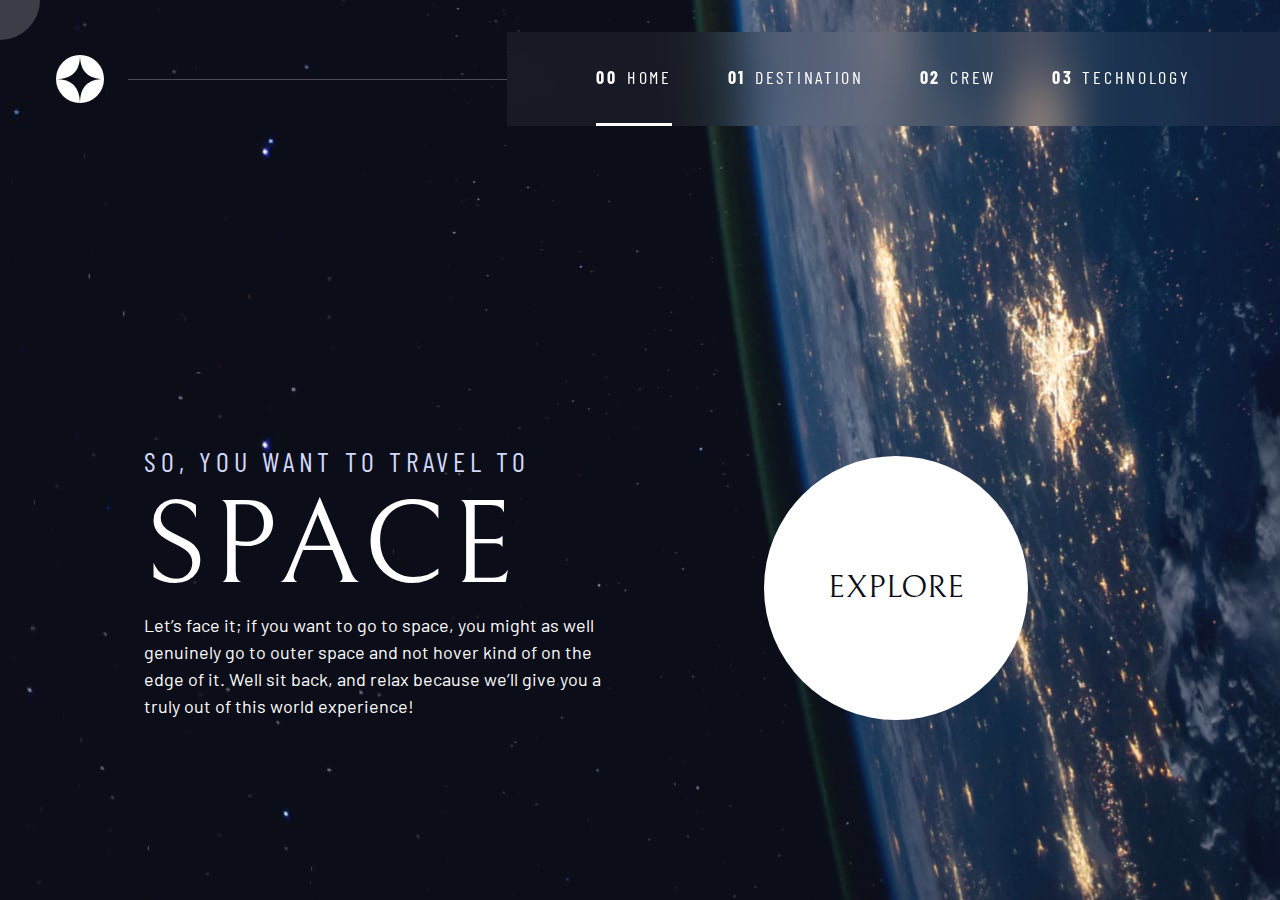
<file: index.html>
<!DOCTYPE html>
<html lang="en">
  <head>
    <meta charset="UTF-8" />
    <meta name="viewport" content="width=device-width, initial-scale=1.0" />

    <link
      rel="icon"
      type="image/png"
      sizes="32x32"
      href="./assets/favicon-32x32.png"
    />
    <link rel="preconnect" href="https://fonts.googleapis.com" />
    <link rel="preconnect" href="https://fonts.gstatic.com" crossorigin />
    <link
      href="https://fonts.googleapis.com/css2?family=Barlow+Condensed:wght@400;700&family=Bellefair&family=Barlow:wght@400;700&display=swap"
      rel="stylesheet"
    />

    <link rel="stylesheet" href="index.css" />
    <title>Space tourism website</title>
    <script src="navigation.js" defer></script>
    <script src="cursor.js" defer></script>
  </head>
  <body class="home">
    <a class="skip-to-content" href="#main">Skip to content</a>
    <header class="primary-header flex">
      <div>
        <img
          src="./assets/shared/logo.svg"
          alt="space tourism logo"
          class="logo"
        />
      </div>
      <button class="mobile-nav-toggle" aria-controls="primary-navigation">
        <span class="sr-only" aria-expanded="false">Menu</span>
      </button>
      <nav>
        <ul
          id="primary-navigation"
          data-visible="false"
          class="primary-navigation underline-indicators flex"
        >
          <li class="active">
            <a
              class="ff-sans-cond uppercase text-white letter-spacing-2"
              href="index.html"
              ><span aria-hidden="true">00</span>Home</a
            >
          </li>
          <li>
            <a
              class="ff-sans-cond uppercase text-white letter-spacing-2"
              href="destination.html"
              ><span aria-hidden="true">01</span>Destination</a
            >
          </li>
          <li>
            <a
              class="ff-sans-cond uppercase text-white letter-spacing-2"
              href="crew.html"
              ><span aria-hidden="true">02</span>Crew</a
            >
          </li>
          <li>
            <a
              class="ff-sans-cond uppercase text-white letter-spacing-2"
              href="technology.html"
              ><span aria-hidden="true">03</span>Technology</a
            >
          </li>
        </ul>
      </nav>
    </header>

    <main id="main" class="grid-container grid-container--home">
      <div>
        <h1 class="text-accent fs-500 ff-sans-cond uppercase letter-spacing-1">
          So, you want to travel to
          <span class="d-block fs-900 ff-serif text-white">Space</span>
        </h1>

        <p>
          Let’s face it; if you want to go to space, you might as well genuinely
          go to outer space and not hover kind of on the edge of it. Well sit
          back, and relax because we’ll give you a truly out of this world
          experience!
        </p>
      </div>
      <div>
        <a
          href="destination.html"
          class="large-button uppercase ff-serif text-dark bg-white"
          >Explore</a
        >
      </div>
    </main>
    <div class="circle"></div>
  </body>
</html>
</file>
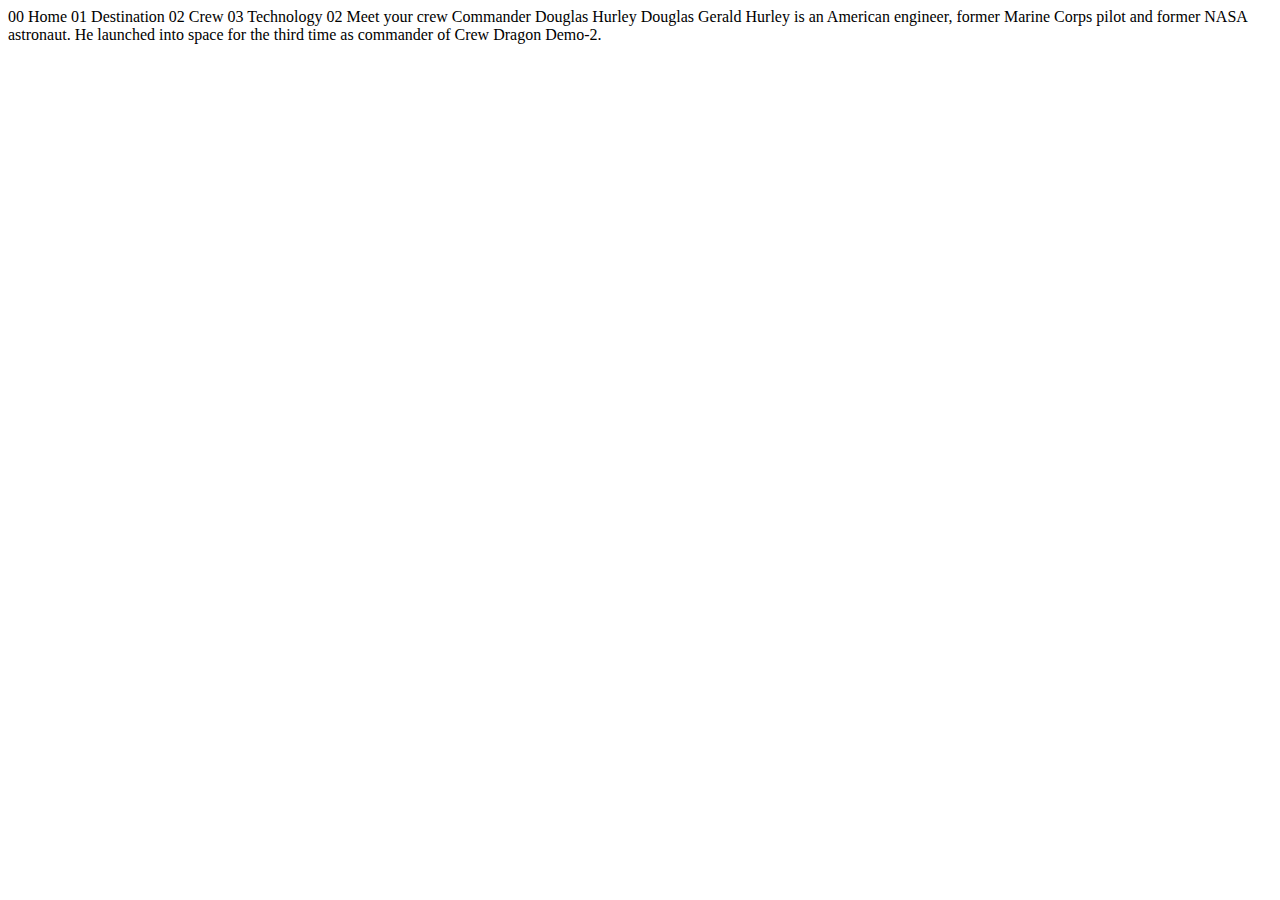
<file: crew-commander.html>
<!DOCTYPE html>
<html lang="en">
<head>
  <meta charset="UTF-8">
  <meta name="viewport" content="width=device-width, initial-scale=1.0">

  <link rel="icon" type="image/png" sizes="32x32" href="./assets/favicon-32x32.png">
  
  <title>Frontend Mentor | Space tourism website</title>
</head>
<body>

  00 Home
  01 Destination
  02 Crew
  03 Technology

  02 Meet your crew

  Commander
  Douglas Hurley

  Douglas Gerald Hurley is an American engineer, former Marine Corps pilot 
  and former NASA astronaut. He launched into space for the third time as 
  commander of Crew Dragon Demo-2.
</body>
</html>
</file>
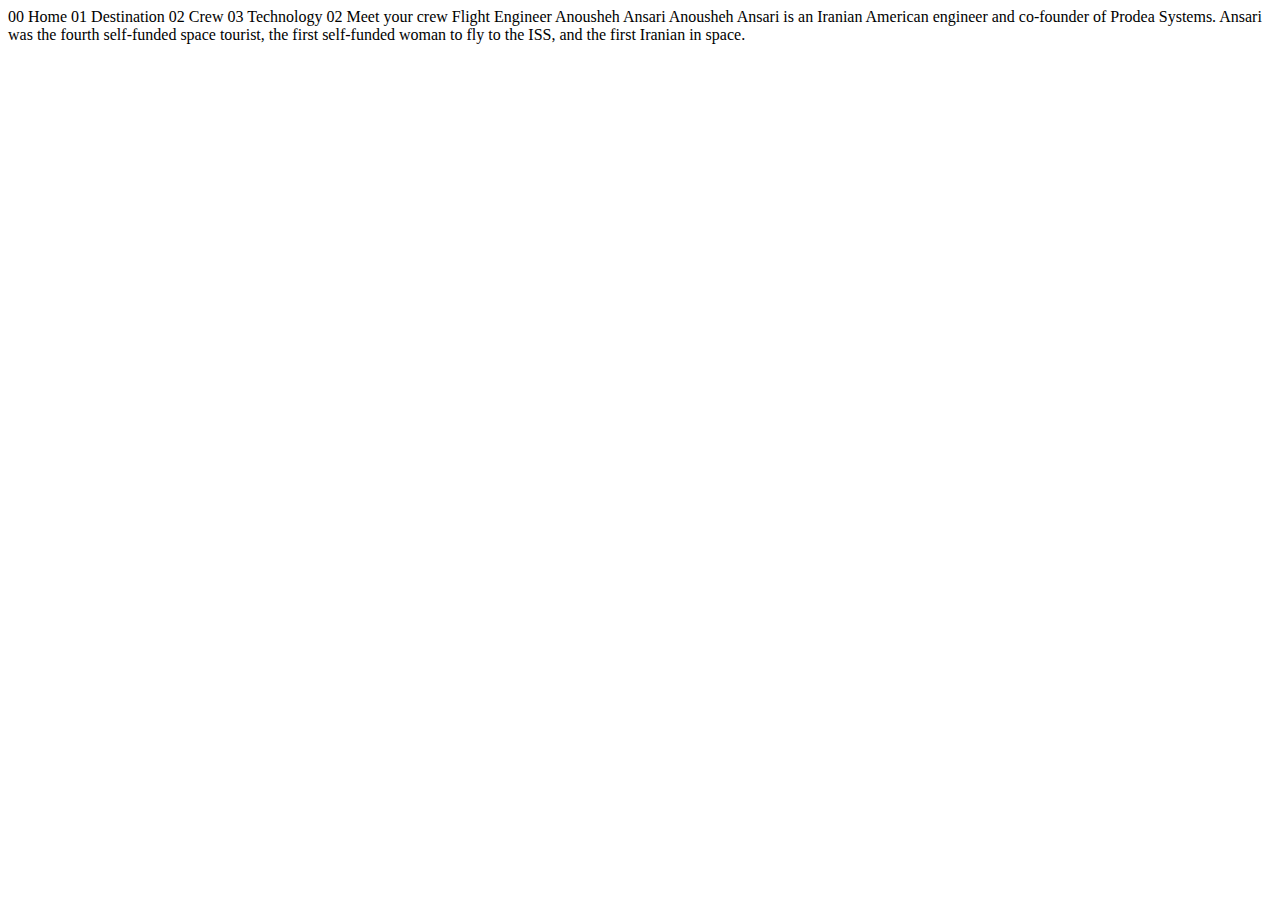
<file: crew-engineer.html>
<!DOCTYPE html>
<html lang="en">
<head>
  <meta charset="UTF-8">
  <meta name="viewport" content="width=device-width, initial-scale=1.0">

  <link rel="icon" type="image/png" sizes="32x32" href="./assets/favicon-32x32.png">
  
  <title>Frontend Mentor | Space tourism website</title>
</head>
<body>

  00 Home
  01 Destination
  02 Crew
  03 Technology

  02 Meet your crew

  Flight Engineer
  Anousheh Ansari

  Anousheh Ansari is an Iranian American engineer and co-founder of Prodea Systems. 
  Ansari was the fourth self-funded space tourist, the first self-funded woman to 
  fly to the ISS, and the first Iranian in space. 
</body>
</html>
</file>
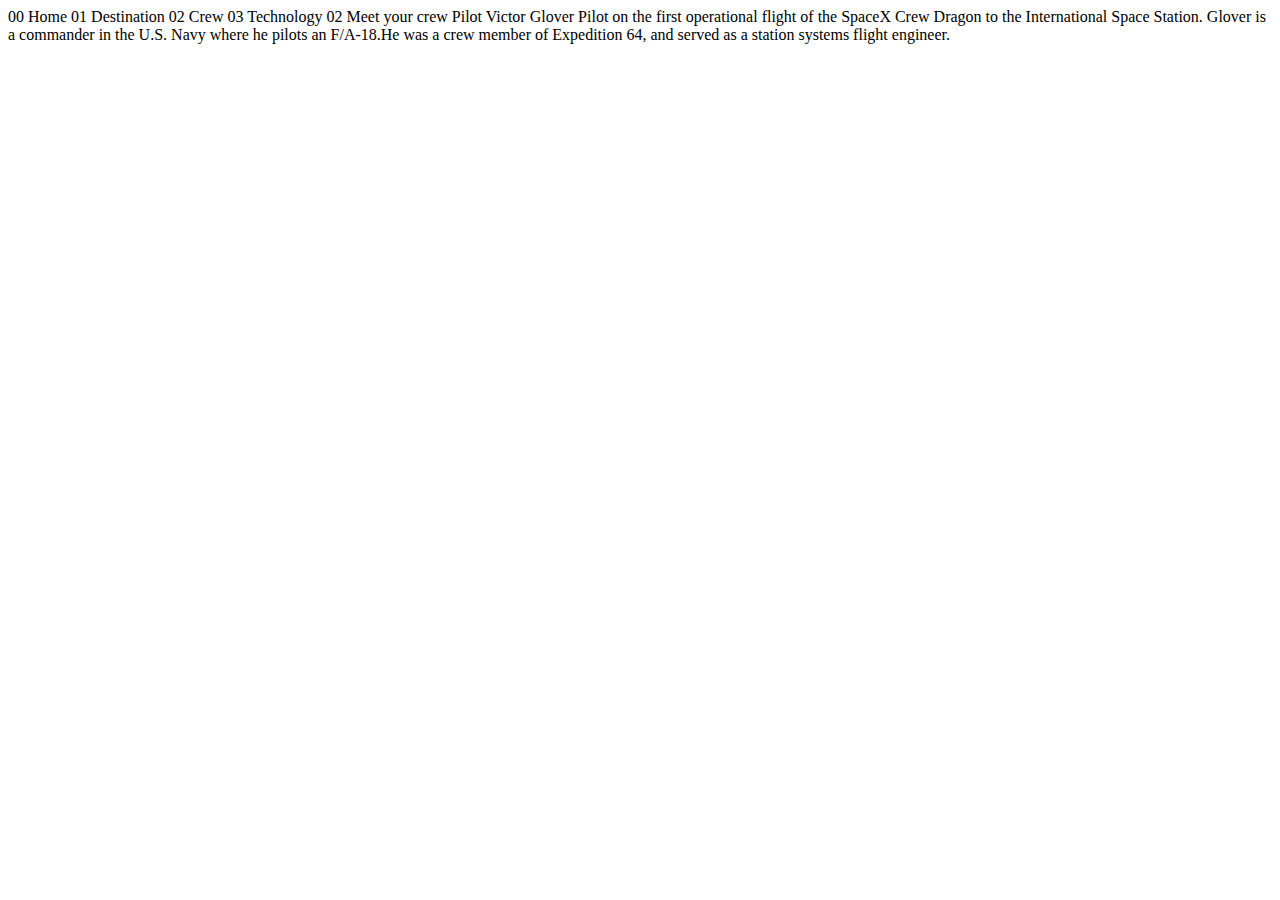
<file: crew-pilot.html>
<!DOCTYPE html>
<html lang="en">
<head>
  <meta charset="UTF-8">
  <meta name="viewport" content="width=device-width, initial-scale=1.0">

  <link rel="icon" type="image/png" sizes="32x32" href="./assets/favicon-32x32.png">
  
  <title>Frontend Mentor | Space tourism website</title>
</head>
<body>

  00 Home
  01 Destination
  02 Crew
  03 Technology

  02 Meet your crew

  Pilot
  Victor Glover

  Pilot on the first operational flight of the SpaceX Crew Dragon to the 
  International Space Station. Glover is a commander in the U.S. Navy where 
  he pilots an F/A-18.He was a crew member of Expedition 64, and served as a 
  station systems flight engineer. 
</body>
</html>
</file>
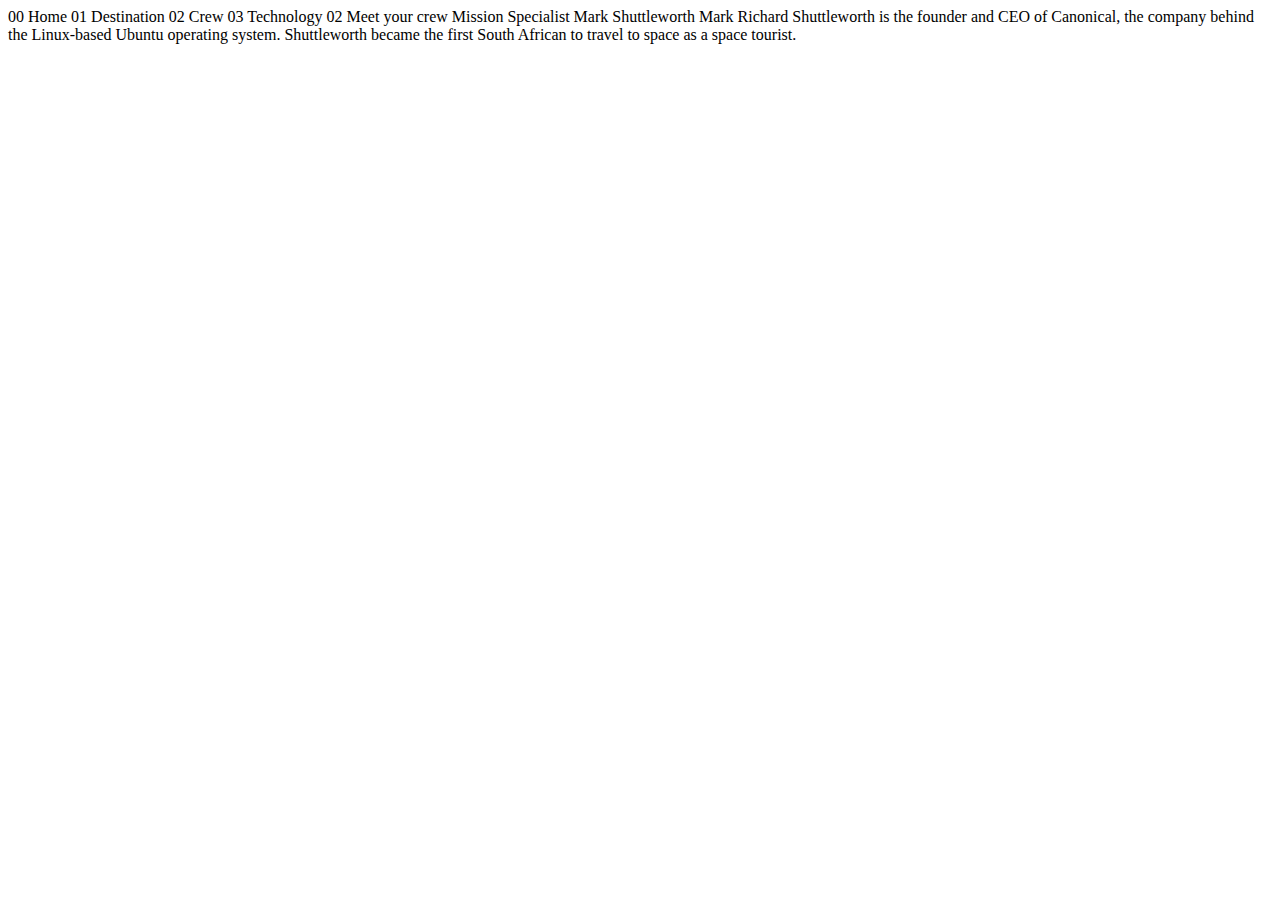
<file: crew-specialist.html>
<!DOCTYPE html>
<html lang="en">
<head>
  <meta charset="UTF-8">
  <meta name="viewport" content="width=device-width, initial-scale=1.0">

  <link rel="icon" type="image/png" sizes="32x32" href="./assets/favicon-32x32.png">
  
  <title>Frontend Mentor | Space tourism website</title>
</head>
<body>

  00 Home
  01 Destination
  02 Crew
  03 Technology

  02 Meet your crew

  Mission Specialist
  Mark Shuttleworth

  Mark Richard Shuttleworth is the founder and CEO of Canonical, the company behind 
  the Linux-based Ubuntu operating system. Shuttleworth became the first South 
  African to travel to space as a space tourist.
</body>
</html>
</file>
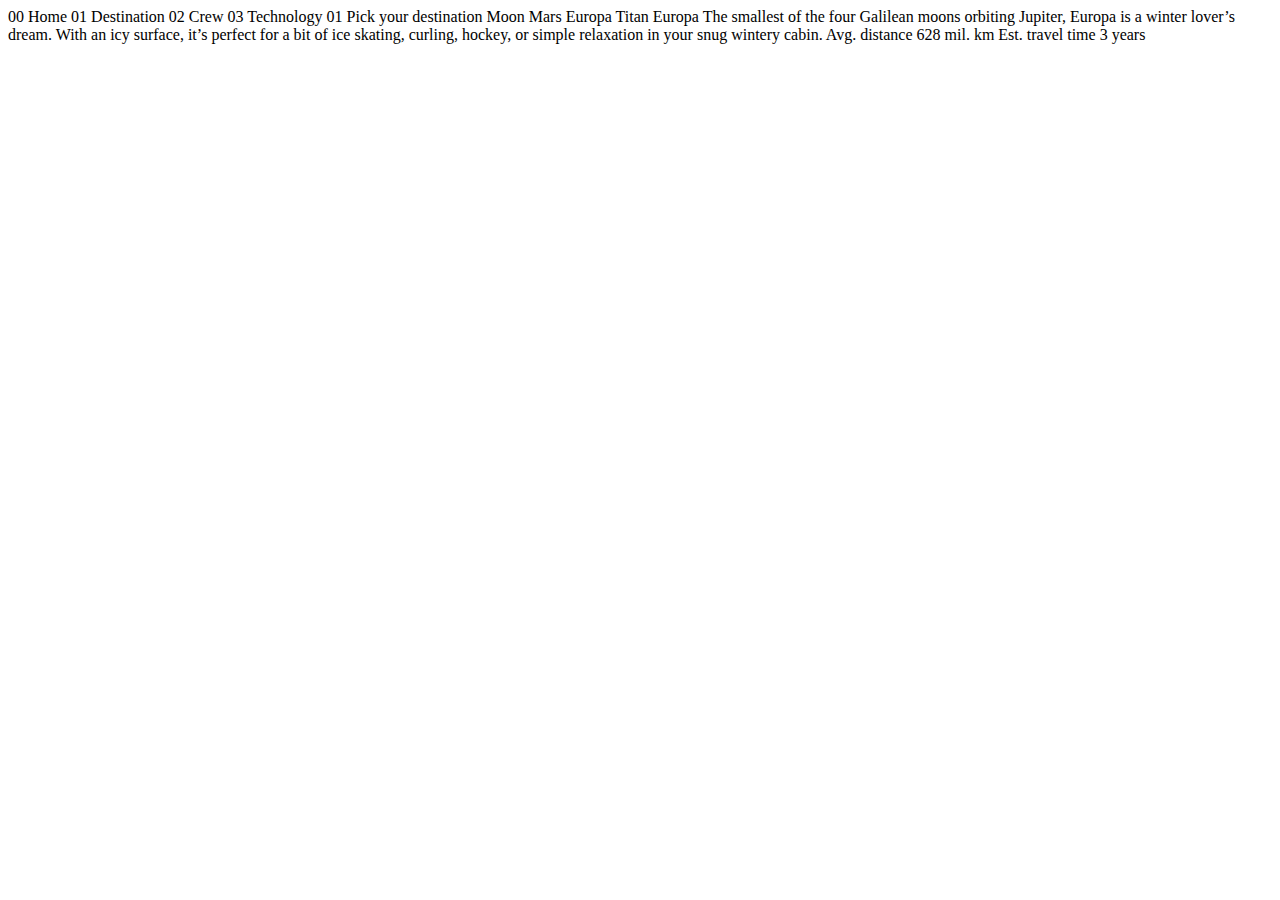
<file: destination-europa.html>
<!DOCTYPE html>
<html lang="en">
<head>
  <meta charset="UTF-8">
  <meta name="viewport" content="width=device-width, initial-scale=1.0">

  <link rel="icon" type="image/png" sizes="32x32" href="./assets/favicon-32x32.png">
  
  <title>Frontend Mentor | Space tourism website</title>
</head>
<body>

  00 Home
  01 Destination
  02 Crew
  03 Technology

  01 Pick your destination

  Moon
  Mars
  Europa
  Titan

  Europa

  The smallest of the four Galilean moons orbiting Jupiter, Europa is a 
  winter lover’s dream. With an icy surface, it’s perfect for a bit of 
  ice skating, curling, hockey, or simple relaxation in your snug 
  wintery cabin.

  Avg. distance
  628 mil. km

  Est. travel time
  3 years
</body>
</html>
</file>
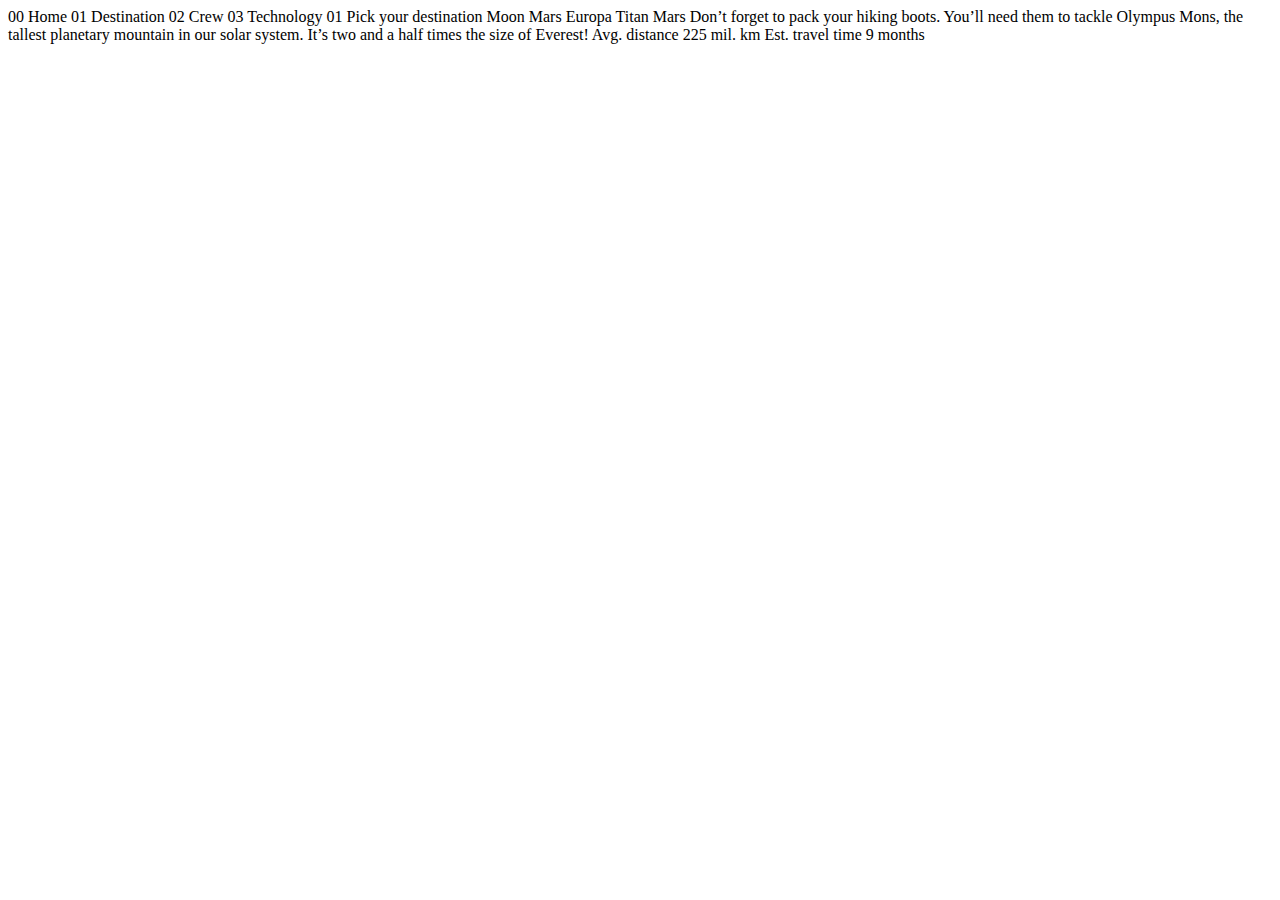
<file: destination-mars.html>
<!DOCTYPE html>
<html lang="en">
<head>
  <meta charset="UTF-8">
  <meta name="viewport" content="width=device-width, initial-scale=1.0">

  <link rel="icon" type="image/png" sizes="32x32" href="./assets/favicon-32x32.png">
  
  <title>Frontend Mentor | Space tourism website</title>
</head>
<body>

  00 Home
  01 Destination
  02 Crew
  03 Technology

  01 Pick your destination

  Moon
  Mars
  Europa
  Titan

  Mars

  Don’t forget to pack your hiking boots. You’ll need them to tackle Olympus Mons, 
  the tallest planetary mountain in our solar system. It’s two and a half times 
  the size of Everest!

  Avg. distance
  225 mil. km

  Est. travel time
  9 months
</body>
</html>
</file>
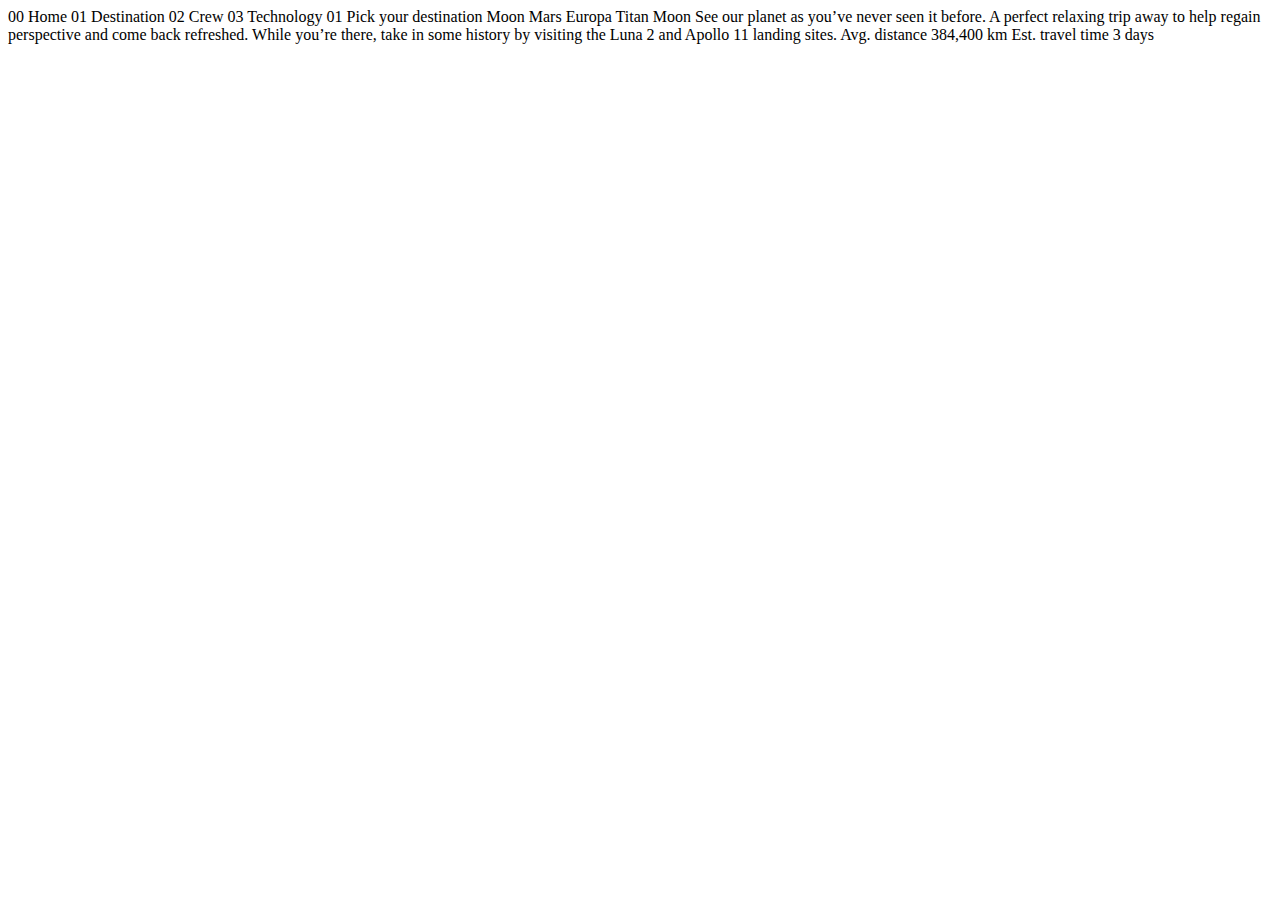
<file: destination-moon.html>
<!DOCTYPE html>
<html lang="en">
<head>
  <meta charset="UTF-8">
  <meta name="viewport" content="width=device-width, initial-scale=1.0">

  <link rel="icon" type="image/png" sizes="32x32" href="./assets/favicon-32x32.png">
  
  <title>Frontend Mentor | Space tourism website</title>
</head>
<body>

  00 Home
  01 Destination
  02 Crew
  03 Technology

  01 Pick your destination

  Moon
  Mars
  Europa
  Titan

  Moon

  See our planet as you’ve never seen it before. A perfect relaxing trip away to help 
  regain perspective and come back refreshed. While you’re there, take in some history 
  by visiting the Luna 2 and Apollo 11 landing sites.

  Avg. distance
  384,400 km

  Est. travel time
  3 days
</body>
</html>
</file>
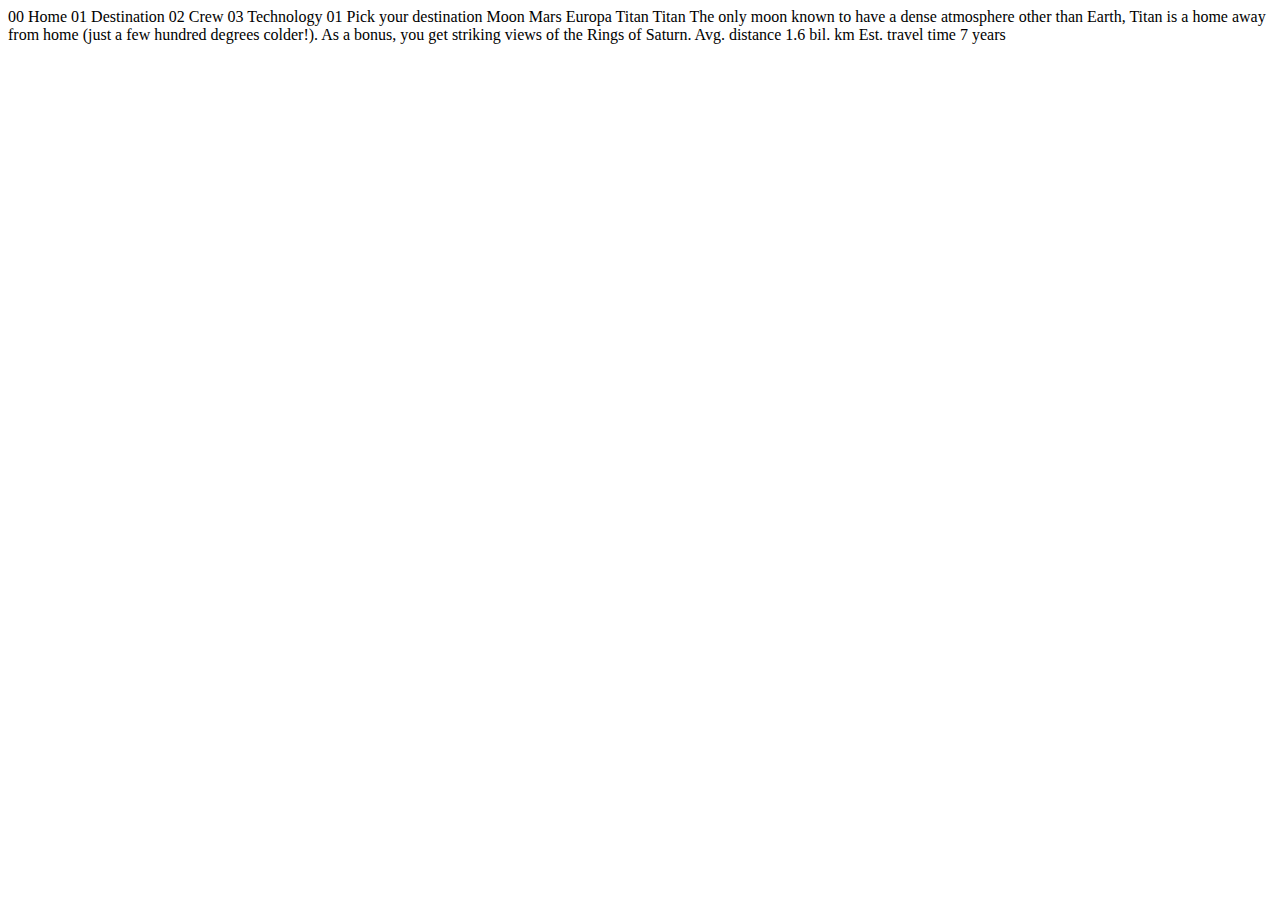
<file: destination-titan.html>
<!DOCTYPE html>
<html lang="en">
<head>
  <meta charset="UTF-8">
  <meta name="viewport" content="width=device-width, initial-scale=1.0">

  <link rel="icon" type="image/png" sizes="32x32" href="./assets/favicon-32x32.png">
  
  <title>Frontend Mentor | Space tourism website</title>
</head>
<body>

  00 Home
  01 Destination
  02 Crew
  03 Technology

  01 Pick your destination

  Moon
  Mars
  Europa
  Titan

  Titan

  The only moon known to have a dense atmosphere other than Earth, Titan 
  is a home away from home (just a few hundred degrees colder!). As a 
  bonus, you get striking views of the Rings of Saturn.

  Avg. distance
  1.6 bil. km

  Est. travel time
  7 years
</body>
</html>
</file>
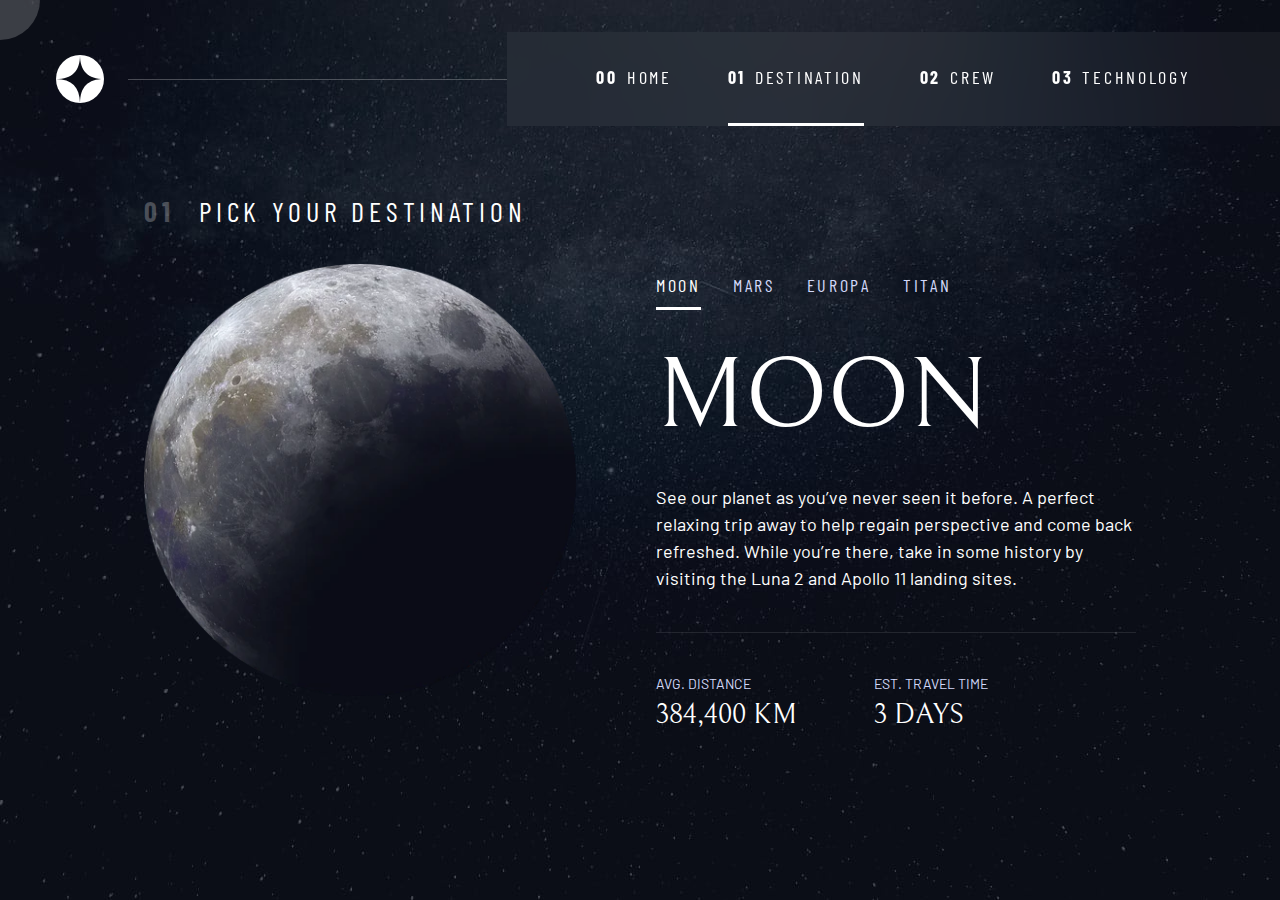
<file: destination.html>
<!DOCTYPE html>
<html lang="en">
  <head>
    <meta charset="UTF-8" />
    <meta name="viewport" content="width=device-width, initial-scale=1.0" />

    <link
      rel="icon"
      type="image/png"
      sizes="32x32"
      href="./assets/favicon-32x32.png"
    />
    <link rel="preconnect" href="https://fonts.googleapis.com" />
    <link rel="preconnect" href="https://fonts.gstatic.com" crossorigin />
    <link
      href="https://fonts.googleapis.com/css2?family=Barlow+Condensed:wght@400;700&family=Bellefair&family=Barlow:wght@400;700&display=swap"
      rel="stylesheet"
    />

    <link rel="stylesheet" href="index.css" />
    <title>Space tourism website</title>
    <script src="navigation.js" defer></script>
    <script src="tabs.js" defer></script>
    <script src="cursor.js" defer></script>
  </head>

  <body class="destination">
    <a class="skip-to-content" href="#main">Skip to content</a>
    <header class="primary-header flex">
      <div>
        <img
          src="./assets/shared/logo.svg"
          alt="space tourism logo"
          class="logo"
        />
      </div>
      <button class="mobile-nav-toggle" aria-controls="primary-navigation">
        <span class="sr-only" aria-expanded="false">Menu</span>
      </button>
      <nav>
        <ul
          id="primary-navigation"
          data-visible="false"
          class="primary-navigation underline-indicators flex"
        >
          <li>
            <a
              class="ff-sans-cond uppercase text-white letter-spacing-2"
              href="index.html"
              ><span aria-hidden="true">00</span>Home</a
            >
          </li>
          <li class="active">
            <a
              class="ff-sans-cond uppercase text-white letter-spacing-2"
              href="destination.html"
              ><span aria-hidden="true">01</span>Destination</a
            >
          </li>
          <li>
            <a
              class="ff-sans-cond uppercase text-white letter-spacing-2"
              href="crew.html"
              ><span aria-hidden="true">02</span>Crew</a
            >
          </li>
          <li>
            <a
              class="ff-sans-cond uppercase text-white letter-spacing-2"
              href="technology.html"
              ><span aria-hidden="true">03</span>Technology</a
            >
          </li>
        </ul>
      </nav>
    </header>

    <main id="main" class="grid-container grid-container--destination flow">
      <h1 class="numbered-title">
        <span aria-hidden="true">01</span> Pick your destination
      </h1>

      <picture id="moon-image">
        <source srcset="assets/destination/image-moon.webp" type="image/webp" />
        <img src="assets/destination/image-moon.png" alt="the moon" />
      </picture>
      <picture hidden id="mars-image">
        <source srcset="assets/destination/image-mars.webp" type="image/webp" />
        <img src="assets/destination/image-mars.png" alt="the planet mars" />
      </picture>
      <picture hidden id="europa-image">
        <source
          srcset="assets/destination/image-europa.webp"
          type="image/webp"
        />
        <img
          src="assets/destination/image-europa.png"
          alt="the planet europa"
        />
      </picture>
      <picture hidden id="titan-image">
        <source
          srcset="assets/destination/image-titan.webp"
          type="image/webp"
        />
        <img src="assets/destination/image-titan.png" alt="the moon titan" />
      </picture>

      <div
        class="tab-list underline-indicators flex"
        role="tablist"
        aria-label="destination list"
      >
        <button
          aria-selected="true"
          role="tab"
          aria-controls="moon-tab"
          class="uppercase ff-sans-cond text-accent letter-spacing-2"
          tabindex="0"
          data-image="moon-image"
        >
          Moon
        </button>
        <button
          aria-selected="false"
          role="tab"
          aria-controls="mars-tab"
          class="uppercase ff-sans-cond text-accent letter-spacing-2"
          tabindex="-1"
          data-image="mars-image"
        >
          Mars
        </button>
        <button
          aria-selected="false"
          role="tab"
          aria-controls="europa-tab"
          class="uppercase ff-sans-cond text-accent letter-spacing-2"
          tabindex="-1"
          data-image="europa-image"
        >
          Europa
        </button>
        <button
          aria-selected="false"
          role="tab"
          aria-controls="titan-tab"
          class="uppercase ff-sans-cond text-accent letter-spacing-2"
          tabindex="-1"
          data-image="titan-image"
        >
          Titan
        </button>
      </div>

      <article
        class="destination-info flow"
        id="moon-tab"
        tabindex="0"
        role="tabpanel"
      >
        <h2 class="fs-800 uppercase ff-serif">Moon</h2>

        <p>
          See our planet as you’ve never seen it before. A perfect relaxing trip
          away to help regain perspective and come back refreshed. While you’re
          there, take in some history by visiting the Luna 2 and Apollo 11
          landing sites.
        </p>

        <div class="destination-meta flex">
          <div>
            <h3 class="text-accent fs-200 uppercase">Avg. distance</h3>
            <p class="ff-serif uppercase">384,400 km</p>
          </div>
          <div>
            <h3 class="text-accent fs-200 uppercase">Est. travel time</h3>
            <p class="ff-serif uppercase">3 days</p>
          </div>
        </div>
      </article>

      <article
        hidden
        class="destination-info flow"
        id="mars-tab"
        tabindex="0"
        role="tabpanel"
      >
        <h2 class="fs-800 uppercase ff-serif">Mars</h2>

        <p>
          Don’t forget to pack your hiking boots. You’ll need them to tackle
          Olympus Mons, the tallest planetary mountain in our solar system. It’s
          two and a half times the size of Everest!
        </p>

        <div class="destination-meta flex">
          <div>
            <h3 class="text-accent fs-200 uppercase">Avg. distance</h3>
            <p class="ff-serif uppercase">225 mil. km</p>
          </div>
          <div>
            <h3 class="text-accent fs-200 uppercase">Est. travel time</h3>
            <p class="ff-serif uppercase">9 months</p>
          </div>
        </div>
      </article>

      <article
        hidden
        class="destination-info flow"
        id="europa-tab"
        tabindex="0"
        role="tabpanel"
      >
        <h2 class="fs-800 uppercase ff-serif">Europa</h2>

        <p>
          The smallest of the four Galilean moons orbiting Jupiter, Europa is a
          winter lover’s dream. With an icy surface, it’s perfect for a bit of
          ice skating, curling, hockey, or simple relaxation in your snug
          wintery cabin.
        </p>
        <div class="destination-meta flex">
          <div>
            <h3 class="text-accent fs-200 uppercase">Avg. distance</h3>
            <p class="ff-serif uppercase">628 mil. km</p>
          </div>
          <div>
            <h3 class="text-accent fs-200 uppercase">Est. travel time</h3>
            <p class="ff-serif uppercase">3 years</p>
          </div>
        </div>
      </article>

      <article
        hidden
        class="destination-info flow"
        id="titan-tab"
        tabindex="0"
        role="tabpanel"
      >
        <h2 class="fs-800 uppercase ff-serif">Titan</h2>

        <p>
          The only moon known to have a dense atmosphere other than Earth, Titan
          is a home away from home (just a few hundred degrees colder!). As a
          bonus, you get striking views of the Rings of Saturn.
        </p>

        <div class="destination-meta flex">
          <div>
            <h3 class="text-accent fs-200 uppercase">Avg. distance</h3>
            <p class="ff-serif uppercase">1.6 bil. km</p>
          </div>
          <div>
            <h3 class="text-accent fs-200 uppercase">Est. travel time</h3>
            <p class="ff-serif uppercase">7 years</p>
          </div>
        </div>
      </article>
    </main>
    <div class="circle"></div>
  </body>
</html>
</file>
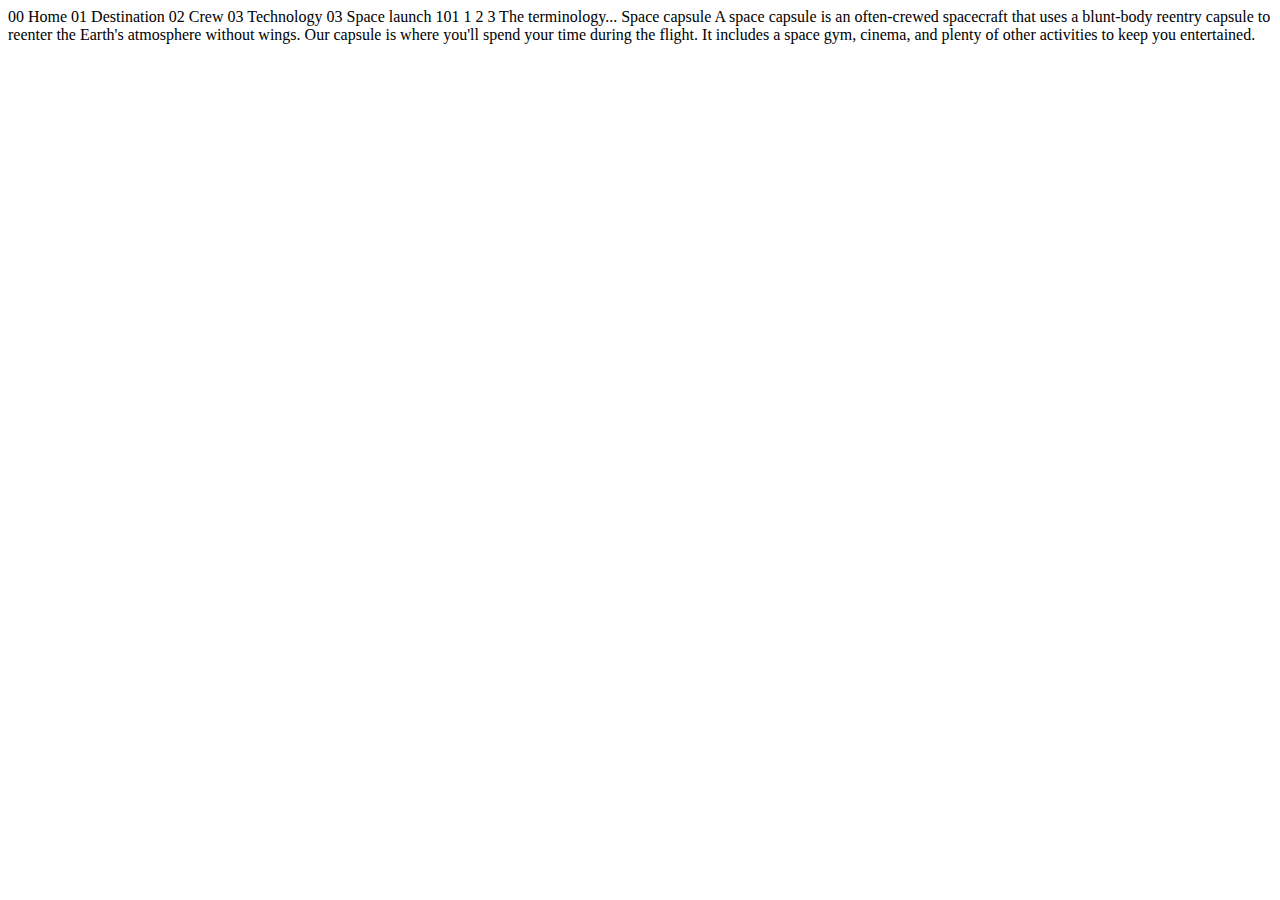
<file: technology-capsule.html>
<!DOCTYPE html>
<html lang="en">
<head>
  <meta charset="UTF-8">
  <meta name="viewport" content="width=device-width, initial-scale=1.0">

  <link rel="icon" type="image/png" sizes="32x32" href="./assets/favicon-32x32.png">
  
  <title>Frontend Mentor | Space tourism website</title>
</head>
<body>

  00 Home
  01 Destination
  02 Crew
  03 Technology

  03 Space launch 101

  1
  2
  3

  The terminology...
  Space capsule

  A space capsule is an often-crewed spacecraft that uses a blunt-body reentry 
  capsule to reenter the Earth's atmosphere without wings. Our capsule is where 
  you'll spend your time during the flight. It includes a space gym, cinema, 
  and plenty of other activities to keep you entertained.
</body>
</html>
</file>
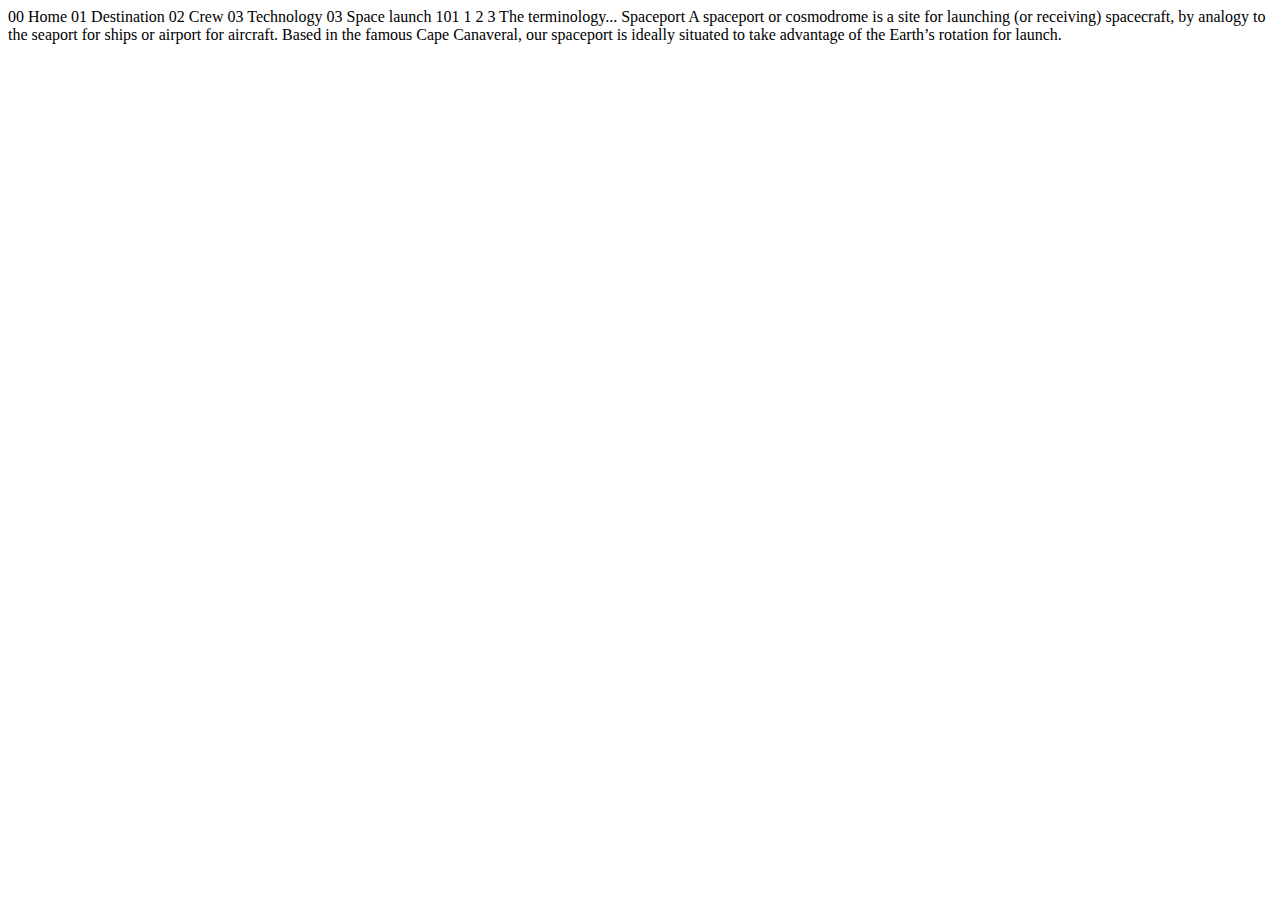
<file: technology-spaceport.html>
<!DOCTYPE html>
<html lang="en">
<head>
  <meta charset="UTF-8">
  <meta name="viewport" content="width=device-width, initial-scale=1.0">

  <link rel="icon" type="image/png" sizes="32x32" href="./assets/favicon-32x32.png">
  
  <title>Frontend Mentor | Space tourism website</title>
</head>
<body>

  00 Home
  01 Destination
  02 Crew
  03 Technology

  03 Space launch 101

  1
  2
  3

  The terminology...
  Spaceport

  A spaceport or cosmodrome is a site for launching (or receiving) spacecraft, 
  by analogy to the seaport for ships or airport for aircraft. Based in the 
  famous Cape Canaveral, our spaceport is ideally situated to take advantage 
  of the Earth’s rotation for launch.
</body>
</html>
</file>
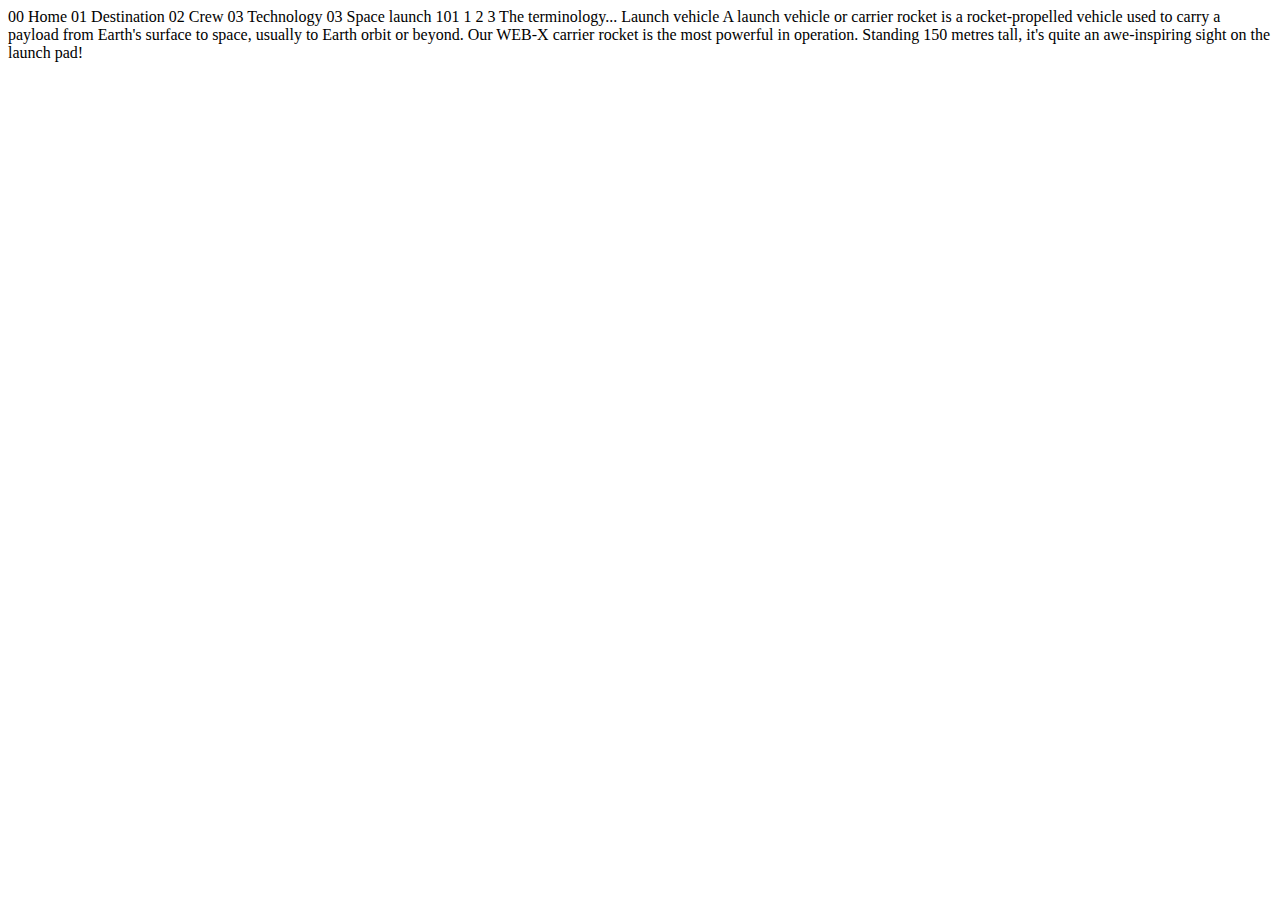
<file: technology-vehicle.html>
<!DOCTYPE html>
<html lang="en">
<head>
  <meta charset="UTF-8">
  <meta name="viewport" content="width=device-width, initial-scale=1.0">

  <link rel="icon" type="image/png" sizes="32x32" href="./assets/favicon-32x32.png">
  
  <title>Frontend Mentor | Space tourism website</title>
</head>
<body>

  00 Home
  01 Destination
  02 Crew
  03 Technology

  03 Space launch 101

  1
  2
  3

  The terminology...
  Launch vehicle

  A launch vehicle or carrier rocket is a rocket-propelled vehicle used to carry a 
  payload from Earth's surface to space, usually to Earth orbit or beyond. Our 
  WEB-X carrier rocket is the most powerful in operation. Standing 150 metres tall, 
  it's quite an awe-inspiring sight on the launch pad!
</body>
</html>
</file>
<file: index.css>
@layer base {
  :root {
    --clr-dark: 230 35% 7%;
    --clr-light: 231 77% 90%;
    --clr-white: 0 0% 100%;

    --fs-900: clamp(5rem, 8vw + 1rem, 9.375rem);
    --fs-800: 3.5rem;
    --fs-700: 1.5rem;
    --fs-600: 1rem;
    --fs-500: 1rem;
    --fs-400: 0.9375rem;
    --fs-300: 1rem;
    --fs-200: 0.875rem;

    --ff-serif: "Bellefair", serif;
    --ff-sans-cond: "Barlow Condensed", sans-serif;
    --ff-sans-normal: "Barlow", sans-serif;
  }

  @media (min-width: 35em) {
    :root {
      --fs-800: 5rem;
      --fs-700: 2.5rem;
      --fs-600: 1.5rem;
      --fs-500: 1.25rem;
      --fs-400: 1rem;
    }
  }

  @media (min-width: 45em) {
    :root {
      --fs-800: 6.25rem;
      --fs-700: 3.5rem;
      --fs-600: 2rem;
      --fs-500: 1.75rem;
      --fs-400: 1.125rem;
    }
  }
}
@layer reset {
  *,
  *::before,
  *::after {
    box-sizing: border-box;
  }

  body,
  h1,
  h2,
  h3,
  h4,
  h5,
  p,
  figure,
  picture {
    margin: 0;
  }

  h1,
  h2,
  h3,
  h4,
  h5,
  h6,
  p {
    font-weight: 400;
  }

  body {
    font-family: var(--ff-sans-normal);
    font-size: var(--fs-400);
    color: hsl(var(--clr-white));
    background-color: hsl(var(--clr-dark));
    line-height: 1.5;
    min-height: 100vh;

    display: grid;
    grid-template-rows: min-content 1fr;

    overflow-x: hidden;
  }

  img,
  picutre {
    max-width: 100%;
    display: block;
  }

  input,
  button,
  textarea,
  select {
    font: inherit;
  }

  @media (prefers-reduced-motion: reduce) {
    *,
    *::before,
    *::after {
      animation-duration: 0.01ms !important;
      animation-iteration-count: 1 !important;
      transition-duration: 0.01ms !important;
      scroll-behavior: auto !important;
    }
  }
}

@layer utilities {
  .flex {
    display: flex;
    gap: var(--gap, 1rem);
  }

  .grid {
    display: grid;
    gap: var(--gap, 1rem);
  }

  .d-block {
    display: block;
  }

  .flow > *:where(:not(:first-child)) {
    margin-top: var(--flow-space, 1rem);
  }

  .flow--space-small {
    --flow-space: 0.75rem;
  }

  .container {
    padding-inline: 2em;
    margin-inline: auto;
    max-width: 80rem;
  }

  .sr-only {
    position: absolute;
    width: 1px;
    height: 1px;
    padding: 0;
    margin: -1px;
    overflow: hidden;
    clip: rect(0, 0, 0, 0);
    white-space: nowrap;
    border: 0;
  }

  .skip-to-content {
    position: absolute;
    z-index: 9999;
    background: hsl(var(--clr-white));
    color: hsl(var(--clr-dark));
    padding: 0.5em 1em;
    margin-inline: auto;
    transform: translateY(-100%);
    transition: transform 250ms ease-in;
  }

  .skip-to-content:focus {
    transform: translateY(0);
  }

  .bg-dark {
    background-color: hsl(var(--clr-dark));
  }
  .bg-accent {
    background-color: hsl(var(--clr-light));
  }
  .bg-white {
    background-color: hsl(var(--clr-white));
  }

  .text-dark {
    color: hsl(var(--clr-dark));
  }
  .text-accent {
    color: hsl(var(--clr-light));
  }
  .text-white {
    color: hsl(var(--clr-white));
  }

  .ff-serif {
    font-family: var(--ff-serif);
  }
  .ff-sans-cond {
    font-family: var(--ff-sans-cond);
  }
  .ff-sans-normal {
    font-family: var(--ff-sans-normal);
  }

  .letter-spacing-1 {
    letter-spacing: 4.75px;
  }
  .letter-spacing-2 {
    letter-spacing: 2.7px;
  }
  .letter-spacing-3 {
    letter-spacing: 2.35px;
  }

  .uppercase {
    text-transform: uppercase;
  }

  .fs-900 {
    font-size: var(--fs-900);
  }
  .fs-800 {
    font-size: var(--fs-800);
  }
  .fs-700 {
    font-size: var(--fs-700);
  }
  .fs-600 {
    font-size: var(--fs-600);
  }
  .fs-500 {
    font-size: var(--fs-500);
  }
  .fs-400 {
    font-size: var(--fs-400);
  }
  .fs-300 {
    font-size: var(--fs-300);
  }
  .fs-200 {
    font-size: var(--fs-200);
  }

  .fs-900,
  .fs-800,
  .fs-700,
  .fs-600 {
    line-height: 1.1;
  }

  .numbered-title {
    font-family: var(--ff-sans-cond);
    font-size: var(--fs-500);
    text-transform: uppercase;
    letter-spacing: 4.72px;
  }

  .numbered-title span {
    margin-right: 0.5em;
    font-weight: 700;
    color: hsl(var(--clr-white) / 0.25);
  }
}

@layer components {
  .large-button {
    font-size: 2rem;
    position: relative;
    z-index: 1;
    display: inline-grid;
    place-items: center;
    padding: 0 2em;
    border-radius: 50%;
    aspect-ratio: 1;
    text-decoration: none;
  }

  .large-button::after {
    content: "";
    position: absolute;
    z-index: -1;
    width: 100%;
    height: 100%;
    background: hsl(var(--clr-white) / 0.1);
    border-radius: 50%;
    opacity: 0;
    transition: opacity 500ms linear, transform 750ms ease-in-out;
  }

  .large-button:hover::after,
  .large-button:focus::after {
    opacity: 1;
    transform: scale(1.5);
  }

  .logo {
    margin: 1.5rem clamp(1.5rem, 5vw, 3.5rem);
  }

  .primary-header {
    justify-content: space-between;
    align-items: center;
  }

  .primary-navigation {
    --gap: clamp(1.5rem, 5vw, 3.5rem);
    --underline-gap: 2rem;
    list-style: none;
    padding: 0;
    margin: 0;
    background: hsl(var(--clr-white) / 0.05);
    backdrop-filter: blur(1.5rem);
  }

  .primary-navigation a {
    text-decoration: none;
  }

  .primary-navigation a > span {
    font-weight: 700;
    margin-right: 0.5em;
  }

  .mobile-nav-toggle {
    display: none;
  }

  @media (max-width: 35rem) {
    .primary-navigation {
      --underline-gap: 0.5rem;
      position: fixed;
      z-index: 1000;
      inset: 0 0 0 30%;
      list-style: none;
      padding: min(20rem, 15vh) 2rem;
      margin: 0;
      flex-direction: column;
      transform: translateX(100%);
      transition: transform 500ms ease-in-out;
    }

    .primary-navigation[data-visible="true"] {
      transform: translateX(0);
    }

    .primary-navigation.underline-indicators > .active {
      border: 0;
    }

    .mobile-nav-toggle {
      display: block;
      position: absolute;
      z-index: 2000;
      right: 1rem;
      top: 2rem;
      background: transparent;
      background-image: url(./assets/shared/icon-hamburger.svg);
      background-repeat: no-repeat;
      background-position: center;
      width: 1.5rem;
      aspect-ratio: 1;
      border: 0;
    }

    .mobile-nav-toggle[aria-expanded="true"] {
      background-image: url(./assets/shared/icon-close.svg);
    }

    .mobile-nav-toggle:focus-visible {
      outline: 5px solid white;
      outline-offset: 5px;
    }
  }

  @media (min-width: 35em) {
    .primary-navigation {
      padding-inline: clamp(3rem, 7vw, 7rem);
    }
  }

  @media (min-width: 35em) and (max-width: 44.999em) {
    .primary-navigation a > span {
      display: none;
    }
  }

  @media (min-width: 45em) {
    .primary-header::after {
      content: "";
      display: block;
      position: relative;
      height: 1px;
      width: 100%;
      margin-right: -2.5rem;
      background: hsl(var(--clr-white) / 0.25);
      order: 1;
    }

    nav {
      order: 2;
    }

    .primary-navigation {
      margin-block: 2rem;
    }
  }

  .underline-indicators > * {
    cursor: pointer;
    padding: var(--underline-gap, 0.5rem) 0;
    border: 0;
    border-bottom: 0.2rem solid hsl(var(--clr-white) / 0);
    background-color: transparent;
  }

  .underline-indicators > *:hover,
  .underline-indicators > *:focus {
    border-color: hsl(var(--clr-white) / 0.5);
  }

  .underline-indicators > .active,
  .underline-indicators > [aria-selected="true"] {
    color: hsl(var(--clr-white) / 1);
    border-color: hsl(var(--clr-white) / 1);
  }

  .tab-list {
    --gap: 2rem;
  }

  .dot-indicators > * {
    cursor: pointer;
    border: 0;
    border-radius: 50%;
    padding: 0.5em;
    background-color: hsl(var(--clr-white) / 0.25);
  }

  .dot-indicators > *:hover,
  .dot-indicators > *:focus {
    background-color: hsl(var(--clr-white) / 0.5);
    scale: 1.2;
    opacity: 0.7;
  }

  .dot-indicators > [aria-selected="true"] {
    background-color: hsl(var(--clr-white) / 1);
  }
}

body {
  background-size: cover;
  background-position: bottom center;
}
.home {
  background-image: url(./assets/home/background-home-mobile.jpg);
}

@media (min-width: 35rem) {
  .home {
    background-position: center center;
    background-image: url(./assets/home/background-home-tablet.jpg);
  }
}

@media (min-width: 45rem) {
  .home {
    background-image: url(./assets/home/background-home-desktop.jpg);
  }
}

.destination {
  background-image: url(./assets/destination/background-destination-mobile.jpg);
}

@media (min-width: 35rem) {
  .destination {
    background-position: center center;
    background-image: url(./assets/destination/background-destination-tablet.jpg);
  }
}

@media (min-width: 45rem) {
  .destination {
    background-image: url(./assets/destination/background-destination-desktop.jpg);
  }
}

.crew {
  background-image: url(./assets/home/background-crew-mobile.jpg);
}

@media (min-width: 35rem) {
  .crew {
    background-position: center center;
    background-image: url(./assets/crew/background-crew-tablet.jpg);
  }
}

@media (min-width: 45rem) {
  .crew {
    background-image: url(./assets/crew/background-crew-desktop.jpg);
  }
}

.grid-container {
  text-align: center;
  display: grid;
  place-items: center;
  padding-inline: 1rem;
  padding-bottom: 4rem;
}

.grid-container p:not([class]) {
  max-width: 50ch;
}

.numbered-title {
  grid-area: title;
}

.grid-container--destination {
  --flow-space: 2rem;
  grid-template-areas:
    "title"
    "image"
    "tabs"
    "content";
}

.grid-container--destination > picture {
  grid-area: image;
  max-width: 60%;
  align-self: start;
}

.grid-container--destination > .tab-list {
  grid-area: tabs;
}

.grid-container--destination > .destination-info {
  grid-area: content;
}

.destination-meta {
  flex-direction: column;
  border-top: 1px solid hsl(var(--clr-white) / 0.1);
  padding-top: 2.5rem;
  margin-top: 2.5rem;
}

.destination-meta p {
  font-size: 1.75rem;
}

.grid-container--crew {
  --flow-space: 2rem;
  grid-template-areas:
    "title"
    "image"
    "tabs"
    "content";
}

.grid-container--crew > picture {
  grid-area: image;
  max-width: 60%;
  border-bottom: 1px solid hsl(var(--clr-white) / 0.1);
}

.grid-container--crew > .dot-indicators {
  grid-area: tabs;
}

.grid-container--crew > .crew-details {
  grid-area: content;
}

.crew-details h2 {
  color: hsl(var(--clr-white) / 0.5);
}

@media (min-width: 35em) {
  .numbered-title {
    justify-self: start;
    margin-top: 2rem;
  }

  .destination-meta {
    flex-direction: row;
    justify-content: space-evenly;
  }

  .grid-container--crew {
    padding-bottom: 0;
    grid-template-areas:
      "title"
      "content"
      "tabs"
      "image";
  }
}

@media (min-width: 45em) {
  .grid-container {
    text-align: left;
    column-gap: var(--container-gap, 2rem);
    grid-template-columns: minmax(1rem, 1fr) repeat(2, minmax(0, 30rem)) minmax(
        1rem,
        1fr
      );
  }

  .grid-container--home {
    padding-bottom: max(6rem, 20vh);
    align-items: end;
  }

  .grid-container--home > *:first-child {
    grid-column: 2;
  }

  .grid-container--home > *:last-child {
    grid-column: 3;
  }

  .grid-container--destination {
    justify-items: start;
    align-content: start;
    grid-template-areas:
      ". title title ."
      ". image tabs ."
      ". image content .";
  }

  .grid-container--destination > picture {
    max-width: 90%;
  }

  .destination-meta {
    --gap: min(6vw, 6rem);
    justify-content: start;
  }

  .grid-container--crew {
    grid-template-columns: minmax(1rem, 1fr) minmax(0, 37rem) minmax(0, 23rem) minmax(
        1rem,
        1fr
      );
    justify-items: start;
    grid-template-areas:
      ". title title ."
      ". content image ."
      ". tabs image .";
  }

  .grid-container--crew > picture {
    grid-column: span 2;
    align-self: end;
    max-width: 100%;
  }
}
@media (min-width: 1024px) {
  .circle {
    --x-px: calc(var(--x) * 1px);
    --y-px: calc(var(--y) * 1px);
    position: fixed;
    height: 5rem;
    width: 5rem;
    border-radius: 50%;
    background: rgba(255, 255, 255, 0.2);
    pointer-events: none;
    transform: translate(calc(var(--x-px) - 50%), calc(var(--y-px) - 50%));
    z-index: 9999;
  }
}
</file>
